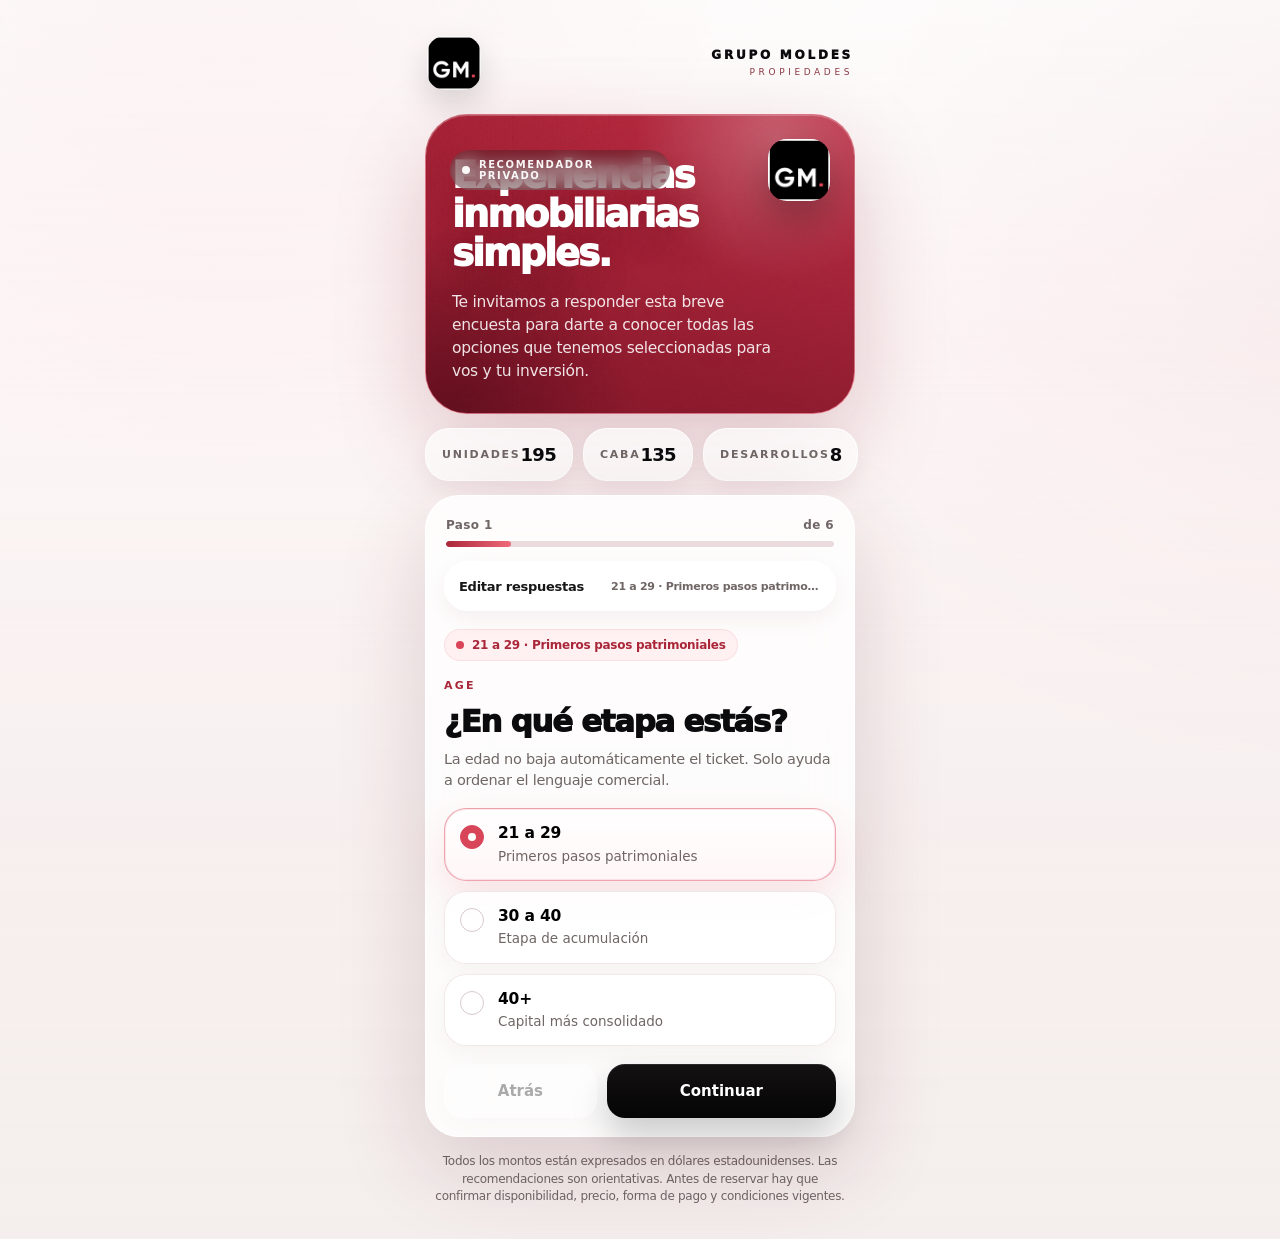
<file: index.html>
<!doctype html>
<html lang="es">
<head>
  <meta charset="utf-8">
  <meta name="viewport" content="width=device-width, initial-scale=1, viewport-fit=cover">
  <meta name="theme-color" content="#d94558">
  <meta name="apple-mobile-web-app-capable" content="yes">
  <meta name="apple-mobile-web-app-status-bar-style" content="default">
  <meta name="apple-mobile-web-app-title" content="GM Inversiones">
  <link rel="manifest" href="manifest.webmanifest">
  <link rel="apple-touch-icon" href="assets/icon-192.png">
  <link rel="icon" type="image/png" href="./assets/icon-192.png">
  <link rel="stylesheet" href="styles.css">
  <title>Asistencia al inversor GM</title>
</head>
<body>
  <div class="app-shell">
    <header class="topbar clean-topbar" aria-label="Grupo Moldes">
      <img class="brand-logo-original" src="assets/gm-logo-square-original.png" alt="GM Grupo Moldes">
      <div class="brand-text clean-brand-text">
        <strong>GRUPO MOLDES</strong>
        <span>PROPIEDADES</span>
      </div>
    </header>

    <main class="phone-frame">
      <section class="hero-card hero-card-clean">
        <div class="hero-topline">
          <div class="eyebrow"><span></span> recomendador privado</div>
          <img class="hero-logo-original" src="assets/gm-logo-square-original.png" alt="GM">
        </div>
        <h1>Experiencias inmobiliarias simples.</h1>
        <p>Te invitamos a responder esta breve encuesta para darte a conocer todas las opciones que tenemos seleccionadas para vos y tu inversión.</p>
      </section>

      <section class="data-strip" id="dataStrip" aria-label="Base disponible">
        <div><small>Unidades</small><b id="countUnits">0</b></div>
        <div><small>CABA</small><b id="countCaba">0</b></div>
        <div><small>Desarrollos</small><b id="countProjects">0</b></div>
      </section>

      <section class="wizard" id="wizard">
        <div class="progress-wrap" aria-label="Progreso">
          <div class="progress-meta"><span id="stepCounter">Paso 1</span><span id="stepTotal">de 6</span></div>
          <div class="progress-track"><div id="progressFill"></div></div>
        </div>

        <details class="review-drawer" id="reviewDrawer">
          <summary>
            <span>Editar respuestas</span>
            <b id="reviewCompact">Resumen compacto</b>
          </summary>
          <div id="reviewList" class="review-list"></div>
        </details>

        <div id="panels" class="step-container"></div>

        <nav class="nav-actions" aria-label="Navegación del recomendador">
          <button class="ghost-btn" id="backBtn" type="button" onclick="backStep()">Atrás</button>
          <button class="primary-btn" id="nextBtn" type="button" onclick="nextStep()">Continuar</button>
        </nav>
      </section>

      <section id="loading" class="loading-screen" aria-live="polite">
        <div class="loader"></div>
        <h2>Analizando tu perfil</h2>
        <p>Estamos cruzando capacidad, objetivo y cartera disponible.</p>
      </section>

      <section id="results" class="results" aria-live="polite">
        <div class="result-head">
          <div class="eyebrow dark"><span></span> resultado</div>
          <h2>Opciones compatibles</h2>
          <p id="summary"></p>
        </div>
        <div id="cards" class="result-list"></div>
        <button class="ghost-btn full" type="button" onclick="resetAll()">Volver a empezar</button>
      </section>

      <p class="legal-note">Todos los montos están expresados en dólares estadounidenses. Las recomendaciones son orientativas. Antes de reservar hay que confirmar disponibilidad, precio, forma de pago y condiciones vigentes.</p>
    </main>
  </div>

  <script src="app.js"></script>
</body>
</html>
</file>
<file: styles.css>
:root{
  --bg:#f7f3f1;
  --paper:#ffffff;
  --paper-glass:rgba(255,255,255,.78);
  --paper-warm:#fff8f7;
  --text:#0b0b0d;
  --muted:#6f6665;
  --muted-2:#9a8f8f;
  --line:rgba(120,34,48,.12);
  --soft-line:rgba(14,14,18,.07);
  --red:#d94558;
  --red-soft:#f06a7b;
  --red-deep:#aa2639;
  --red-dark:#5d1421;
  --rose:#fff1f3;
  --gold:#b88a44;
  --gold-soft:#fff7df;
  --blue:#173554;
  --blue-soft:#edf4ff;
  --green:#76c847;
  --shadow:0 30px 90px rgba(88,18,30,.16);
  --shadow-soft:0 18px 46px rgba(88,18,30,.095);
  --shadow-tiny:0 8px 22px rgba(88,18,30,.055);
  --radius:34px;
  --radius-sm:24px;
  --radius-xs:18px;
  --safe-bottom:env(safe-area-inset-bottom,0px);
}

*{box-sizing:border-box;-webkit-tap-highlight-color:transparent}
html{scroll-behavior:smooth;background:var(--bg)}
body{
  margin:0;
  min-height:100vh;
  color:var(--text);
  font-family:-apple-system,BlinkMacSystemFont,"SF Pro Display","SF Pro Text","Inter","Avenir Next","Segoe UI",system-ui,sans-serif;
  letter-spacing:-.018em;
  background:
    linear-gradient(180deg,rgba(255,255,255,.82),rgba(255,247,248,.72) 28%,rgba(246,239,238,.97) 70%,#f4eeed),
    radial-gradient(circle at 18% -12%,rgba(217,69,88,.34),transparent 36%),
    radial-gradient(circle at 112% 12%,rgba(170,38,57,.24),transparent 38%),
    #f7f3f1;
  overflow-x:hidden;
}
body:before{
  content:"";
  position:fixed;
  inset:-20%;
  pointer-events:none;
  z-index:-2;
  background-image:url("assets/gm-red-texture.jpg");
  background-size:cover;
  background-position:center top;
  opacity:.20;
  filter:saturate(1.08) contrast(1.02);
  transform:translateZ(0);
}
body:after{
  content:"";
  position:fixed;
  inset:0;
  pointer-events:none;
  z-index:-1;
  background:
    radial-gradient(circle at 50% 0%,rgba(255,255,255,.72),transparent 34%),
    linear-gradient(180deg,rgba(255,255,255,.38),rgba(255,255,255,.12));
}

button,a{font:inherit}
button{border:0;cursor:pointer}

.app-shell{
  position:relative;
  width:100%;
  min-height:100vh;
  padding:14px 14px calc(34px + var(--safe-bottom));
}
.phone-frame{width:min(430px,100%);margin:0 auto;position:relative}

.topbar{
  width:min(430px,100%);
  margin:0 auto 12px;
  display:flex;
  align-items:center;
  justify-content:space-between;
  padding:8px 2px;
}
.brand-mark{
  width:48px;height:48px;
  border-radius:16px;
  background:linear-gradient(145deg,#080808,#191214);
  color:#fff;
  display:flex;
  align-items:flex-end;
  justify-content:center;
  padding-bottom:12px;
  box-shadow:0 16px 34px rgba(0,0,0,.18), inset 0 1px 0 rgba(255,255,255,.08);
  font-weight:950;
  letter-spacing:-.09em;
  font-size:20px;
  line-height:1;
}
.brand-mark i{font-style:normal;color:var(--red-soft);margin-left:3px}
.brand-text{text-align:right;line-height:1}
.brand-text strong{display:block;font-size:12px;letter-spacing:.22em;font-weight:900}
.brand-text span{display:block;margin-top:6px;font-size:9px;letter-spacing:.38em;color:var(--muted)}

.hero-card{
  position:relative;
  overflow:hidden;
  color:#fff;
  background:#c8394d url("assets/gm-red-texture.jpg") center/cover;
  border:1px solid rgba(255,255,255,.32);
  border-radius:40px;
  padding:34px 26px 28px;
  box-shadow:var(--shadow);
  min-height:330px;
  display:flex;
  flex-direction:column;
  justify-content:flex-end;
  isolation:isolate;
}
.hero-card:before{
  content:"";
  position:absolute;
  inset:0;
  background:
    linear-gradient(180deg,rgba(50,0,12,.04),rgba(42,0,12,.35)),
    radial-gradient(circle at 75% 28%,rgba(255,255,255,.22),transparent 24%),
    radial-gradient(circle at 0% 100%,rgba(0,0,0,.20),transparent 30%);
  z-index:-1;
}
.hero-card:after{
  content:"";
  position:absolute;
  width:68px;height:68px;
  background:rgba(7,7,8,.94);
  left:26px;top:32px;
  border-radius:22px;
  box-shadow:0 18px 34px rgba(0,0,0,.22), inset 0 1px 0 rgba(255,255,255,.08);
}
.hero-logo{
  position:absolute;
  top:32px;right:26px;
  width:80px;height:80px;
  border-radius:26px;
  background:rgba(7,7,8,.96);
  color:white;
  display:flex;
  align-items:flex-end;
  justify-content:center;
  padding-bottom:20px;
  font-size:31px;
  font-weight:950;
  letter-spacing:-.09em;
  line-height:1;
  z-index:1;
  box-shadow:0 20px 46px rgba(0,0,0,.24), inset 0 1px 0 rgba(255,255,255,.08);
}
.hero-logo i{font-style:normal;color:var(--red-soft);margin-left:4px}

.eyebrow{
  display:flex;align-items:center;gap:9px;
  text-transform:uppercase;
  font-size:11px;
  letter-spacing:.20em;
  font-weight:900;
  color:rgba(255,255,255,.88);
  margin-bottom:14px;
  position:relative;z-index:1;
}
.eyebrow span{width:10px;height:10px;background:#050505;display:block;border-radius:4px}
.eyebrow.dark{color:var(--red-deep)}
.eyebrow.dark span{background:var(--red)}
h1,h2,h3,p{margin:0}
.hero-card h1{
  font-size:42px;
  line-height:1.02;
  letter-spacing:-.065em;
  max-width:360px;
  position:relative;z-index:1;
  font-weight:950;
}
.hero-card p{
  margin-top:16px;
  color:rgba(255,255,255,.84);
  font-size:16px;
  line-height:1.48;
  position:relative;z-index:1;
  max-width:340px;
}

.data-strip{display:grid;grid-template-columns:1fr;gap:10px;margin:14px 0}
.data-strip div{
  background:rgba(255,255,255,.70);
  backdrop-filter:blur(22px);
  -webkit-backdrop-filter:blur(22px);
  border:1px solid rgba(255,255,255,.70);
  border-radius:24px;
  padding:15px 16px;
  display:flex;
  align-items:center;
  justify-content:space-between;
  box-shadow:var(--shadow-tiny);
}
.data-strip small{color:var(--muted);font-size:11px;text-transform:uppercase;letter-spacing:.16em;font-weight:850}
.data-strip b{font-size:18px;letter-spacing:-.04em}

.wizard{
  background:rgba(255,255,255,.78);
  backdrop-filter:blur(26px);
  -webkit-backdrop-filter:blur(26px);
  border:1px solid rgba(255,255,255,.78);
  border-radius:34px;
  padding:18px;
  box-shadow:var(--shadow);
  margin-top:14px;
}
.progress-wrap{padding:4px 2px 18px}
.progress-meta{display:flex;justify-content:space-between;color:var(--muted);font-size:12px;font-weight:850;letter-spacing:.03em;margin-bottom:9px}
.progress-track{height:6px;background:#eadcde;overflow:hidden;border-radius:999px}
.progress-track div{height:100%;width:0%;background:linear-gradient(90deg,var(--red-deep),var(--red-soft));border-radius:999px;transition:width .45s cubic-bezier(.2,.8,.2,1)}
.step-container{min-height:420px}
.step-card{animation:slideIn .38s cubic-bezier(.2,.8,.2,1)}
.step-kicker{font-size:11px;text-transform:uppercase;letter-spacing:.20em;color:var(--red-deep);font-weight:900;margin:4px 0 12px}
.step-title{font-size:33px;letter-spacing:-.06em;line-height:1.05;margin-bottom:10px;font-weight:940}
.step-hint{color:var(--muted);font-size:15px;line-height:1.46;margin-bottom:20px}
.options{display:grid;grid-template-columns:1fr;gap:10px}

.option-card{
  width:100%;
  text-align:left;
  background:rgba(255,255,255,.88);
  border:1px solid rgba(140,65,76,.12);
  border-radius:24px;
  padding:17px 16px;
  display:flex;
  gap:14px;
  align-items:flex-start;
  transition:transform .22s cubic-bezier(.2,.8,.2,1),border-color .22s,background .22s,box-shadow .22s;
  box-shadow:0 8px 22px rgba(88,18,30,.045);
}
.option-card:hover{transform:translateY(-1px);box-shadow:0 14px 32px rgba(88,18,30,.075)}
.option-card:active{transform:scale(.988)}
.option-card.selected{
  background:linear-gradient(180deg,#fff,#fff6f7);
  border-color:rgba(217,69,88,.48);
  box-shadow:0 18px 42px rgba(217,69,88,.14), inset 0 0 0 1px rgba(217,69,88,.12);
}
.option-dot{
  width:24px;height:24px;
  border:1.5px solid #d7c8cb;
  border-radius:999px;
  display:grid;place-items:center;
  flex:0 0 auto;
  margin-top:1px;
  transition:all .2s;
}
.option-card.selected .option-dot{border-color:var(--red);background:var(--red)}
.option-card.selected .option-dot:after{content:"";width:8px;height:8px;background:#fff;display:block;border-radius:999px}
.option-text strong{font-size:16px;letter-spacing:-.02em;display:block;font-weight:850}
.option-text span{display:block;color:var(--muted);font-size:14px;line-height:1.36;margin-top:4px}
.selection-pill{display:inline-flex;align-items:center;gap:8px;background:#fff0f2;color:var(--red-deep);padding:8px 11px;font-size:12px;font-weight:800;margin-bottom:14px;border-radius:999px;border:1px solid rgba(217,69,88,.10)}
.selection-pill i{width:8px;height:8px;background:var(--red);display:block;border-radius:999px}

.nav-actions{display:grid;grid-template-columns:1fr 1.5fr;gap:10px;margin-top:16px;position:sticky;bottom:calc(10px + var(--safe-bottom));z-index:4}
.primary-btn,.ghost-btn{min-height:54px;border-radius:18px;font-weight:900;font-size:15px;transition:transform .18s,opacity .2s,background .2s,box-shadow .2s}
.primary-btn{background:linear-gradient(180deg,#141113,#050505);color:#fff;box-shadow:0 18px 36px rgba(0,0,0,.20), inset 0 1px 0 rgba(255,255,255,.10)}
.primary-btn:active,.ghost-btn:active{transform:scale(.988)}
.ghost-btn{background:rgba(255,255,255,.78);color:#111;border:1px solid rgba(255,255,255,.78);box-shadow:var(--shadow-tiny)}
.ghost-btn:disabled{opacity:.35;cursor:not-allowed}
.ghost-btn.full{width:100%;margin-top:12px;background:rgba(255,255,255,.88)}

.loading-screen{
  display:none;
  background:rgba(255,255,255,.82);
  backdrop-filter:blur(24px);
  -webkit-backdrop-filter:blur(24px);
  border:1px solid rgba(255,255,255,.78);
  border-radius:34px;
  margin-top:14px;
  padding:34px 24px;
  text-align:center;
  box-shadow:var(--shadow);
  animation:fadeIn .3s;
}
.loader{width:42px;height:42px;border:3px solid #eadcde;border-top-color:var(--red);border-radius:999px;margin:0 auto 18px;animation:spin .9s linear infinite}
.loading-screen h2{font-size:25px;letter-spacing:-.05em}
.loading-screen p{margin-top:8px;color:var(--muted);line-height:1.4}

.results{display:none;margin-top:14px;animation:riseIn .45s cubic-bezier(.2,.8,.2,1)}
.result-head{
  background:#141113;
  color:#fff;
  padding:24px;
  box-shadow:var(--shadow);
  position:relative;
  overflow:hidden;
  border-radius:34px;
  isolation:isolate;
}
.result-head:before{
  content:"";
  position:absolute;inset:0;
  background:url("assets/gm-red-texture.jpg") center/cover;
  opacity:.18;
  mix-blend-mode:screen;
  z-index:-1;
}
.result-head:after{content:"GM.";position:absolute;right:-8px;bottom:-16px;color:rgba(255,255,255,.055);font-size:86px;font-weight:950;letter-spacing:-.1em}
.result-head h2{font-size:34px;letter-spacing:-.06em;font-weight:950}
.result-head p{margin-top:10px;color:rgba(255,255,255,.72);font-size:15px;line-height:1.45;position:relative;z-index:1}
.result-head b{color:#fff}
.result-list{display:grid;grid-template-columns:1fr;gap:12px;margin-top:12px}
.result-card{
  background:rgba(255,255,255,.88);
  backdrop-filter:blur(22px);
  -webkit-backdrop-filter:blur(22px);
  border:1px solid rgba(255,255,255,.76);
  box-shadow:var(--shadow-soft);
  overflow:hidden;
  border-radius:28px;
  animation:riseIn .45s cubic-bezier(.2,.8,.2,1);
}
.result-card summary{list-style:none;cursor:pointer;padding:18px;display:flex;align-items:flex-start;gap:13px}
.result-card summary::-webkit-details-marker{display:none}
.result-index{width:34px;height:34px;background:#050505;color:#fff;display:grid;place-items:center;font-weight:950;font-size:14px;flex:0 0 auto;border-radius:13px;box-shadow:0 8px 20px rgba(0,0,0,.12)}
.result-card.pack{background:linear-gradient(180deg,var(--gold-soft),rgba(255,255,255,.90));border-color:rgba(184,138,68,.30)}
.result-card.pack .result-index{background:var(--gold);color:#160f04}
.result-card.local{background:linear-gradient(180deg,var(--blue-soft),rgba(255,255,255,.92));border-color:rgba(29,53,87,.22)}
.result-card.local .result-index{background:var(--blue)}
.result-card.unit .result-index{background:var(--red)}
.result-main{min-width:0;flex:1}
.result-title{font-size:18px;font-weight:900;letter-spacing:-.035em;line-height:1.16}
.result-sub{font-size:13px;color:var(--muted);line-height:1.35;margin-top:5px}
.role-badge{display:inline-flex;margin-top:10px;background:#fff0f2;color:var(--red-deep);padding:7px 10px;font-size:11px;font-weight:900;text-transform:uppercase;letter-spacing:.04em;border-radius:999px}
.pack .role-badge{background:rgba(184,138,68,.14);color:#7a5621}
.local .role-badge{background:rgba(29,53,87,.10);color:var(--blue)}
.chevron{width:28px;height:28px;background:#f6eef0;border-radius:999px;display:grid;place-items:center;color:var(--red-deep);font-weight:900;transition:transform .25s}
.result-card[open] .chevron{transform:rotate(45deg)}
.result-body{padding:0 18px 18px}
.mini-address{border-top:1px solid var(--soft-line);padding-top:16px;color:var(--muted);font-size:13px;line-height:1.46}
.metrics{display:grid;grid-template-columns:1fr;gap:8px;margin:14px 0}
.metric{background:rgba(255,255,255,.62);border:1px solid var(--soft-line);padding:13px 14px;border-radius:18px;display:flex;align-items:center;justify-content:space-between;gap:14px}
.metric small{color:var(--muted);font-size:11px;text-transform:uppercase;letter-spacing:.10em;font-weight:850}
.metric b{font-size:14px;text-align:right}
.why,.alert-box{background:rgba(255,255,255,.58);border:1px solid var(--soft-line);border-radius:20px;padding:14px;color:#242424;font-size:14px;line-height:1.45;margin-top:10px}
.why b,.alert-box b{display:block;margin-bottom:5px}
.tags{display:flex;flex-direction:column;gap:7px;margin-top:12px}
.tag{background:#fff1f3;border:1px solid rgba(217,69,88,.10);border-radius:999px;padding:8px 11px;font-size:12px;font-weight:900;color:#7c2734;width:max-content;max-width:100%;text-transform:uppercase;letter-spacing:.03em}
.wa{display:flex;align-items:center;justify-content:center;text-decoration:none;background:linear-gradient(180deg,#151112,#050505);color:#fff;min-height:54px;font-weight:900;margin-top:14px;border-radius:18px;box-shadow:0 16px 32px rgba(0,0,0,.16)}
.pack .wa{background:linear-gradient(180deg,#c7984d,var(--gold));color:#120d04}
.local .wa{background:linear-gradient(180deg,#214466,var(--blue))}
.legal-note{width:min(430px,100%);margin:16px auto 0;color:var(--muted);font-size:12px;line-height:1.45;text-align:center;padding:0 8px}

.review-drawer{
  margin:-4px 0 18px;
  background:rgba(255,255,255,.62);
  border:1px solid rgba(255,255,255,.72);
  overflow:hidden;
  border-radius:24px;
  backdrop-filter:blur(20px);
  -webkit-backdrop-filter:blur(20px);
  box-shadow:var(--shadow-tiny);
}
.review-drawer summary{list-style:none;cursor:pointer;min-height:48px;padding:12px 14px;display:flex;align-items:center;justify-content:space-between;gap:12px}
.review-drawer summary::-webkit-details-marker{display:none}
.review-drawer summary span{font-size:13px;font-weight:900;letter-spacing:-.02em;color:#171717}
.review-drawer summary b{font-size:11px;color:var(--muted);font-weight:800;text-align:right}
.review-drawer[open] summary{border-bottom:1px solid var(--soft-line)}
.review-list{display:grid;grid-template-columns:1fr;gap:6px;padding:10px}
.review-row{width:100%;text-align:left;border:1px solid transparent;background:rgba(255,255,255,.66);padding:10px 11px;border-radius:18px;display:flex;align-items:center;justify-content:space-between;gap:12px;transition:background .2s,border-color .2s,transform .2s}
.review-row:active{transform:scale(.988)}
.review-row.active{background:#fff;border-color:rgba(217,69,88,.35)}
.review-row small{display:block;color:var(--muted);font-size:11px;font-weight:900;margin-bottom:2px}
.review-row b{display:block;color:#171717;font-size:13px;line-height:1.2;font-weight:900}
.review-row em{font-style:normal;color:var(--red);font-size:12px;font-weight:900;white-space:nowrap}

.is-complete .wizard,.is-complete #dataStrip{display:none!important}
.is-complete .hero-card{min-height:190px;padding:24px 22px;border-radius:34px}
.is-complete .hero-card h1{font-size:30px}
.is-complete .hero-card p{font-size:14px}
.is-complete .hero-logo,.is-complete .hero-card:after{display:none}

@keyframes slideIn{from{opacity:0;transform:translateY(14px) scale(.99)}to{opacity:1;transform:translateY(0) scale(1)}}
@keyframes riseIn{from{opacity:0;transform:translateY(18px)}to{opacity:1;transform:translateY(0)}}
@keyframes fadeIn{from{opacity:0}to{opacity:1}}
@keyframes spin{to{transform:rotate(360deg)}}
@media (prefers-reduced-motion:reduce){*{animation:none!important;transition:none!important;scroll-behavior:auto!important}}
@media (min-width:540px){.app-shell{padding-top:28px}.data-strip{grid-template-columns:1fr 1fr 1fr}.nav-actions{position:static}.step-container{min-height:390px}}


/* === Ajuste final GM: Apple fluido + rojo texturado limpio === */
body:before{
  background-image:url("assets/gm-red-texture-clean.jpg");
  opacity:.16;
  filter:saturate(1.05) contrast(1.03);
}
.clean-topbar{
  align-items:center;
  padding:8px 2px 12px;
}
.brand-logo-original{
  width:154px;
  height:auto;
  display:block;
  mix-blend-mode:multiply;
  filter:contrast(1.02);
}
.topbar-pill{
  display:inline-flex;
  align-items:center;
  justify-content:center;
  min-height:34px;
  padding:0 13px;
  border-radius:999px;
  background:rgba(255,255,255,.76);
  border:1px solid rgba(255,255,255,.86);
  box-shadow:0 12px 30px rgba(127,30,44,.08);
  color:#7e2633;
  font-size:10px;
  font-weight:900;
  letter-spacing:.13em;
  text-transform:uppercase;
  white-space:nowrap;
}
.brand-mark,.brand-text{display:none!important;}
.hero-card-clean{
  min-height:324px;
  justify-content:flex-end;
  padding:28px 26px 30px;
  border-radius:42px;
  background:
    linear-gradient(135deg, rgba(151,28,47,.58), rgba(221,65,86,.22)),
    url("assets/gm-red-texture-clean.jpg") center/cover;
  box-shadow:0 34px 90px rgba(126,24,41,.22), inset 0 1px 0 rgba(255,255,255,.28);
}
.hero-card-clean:before{
  background:
    linear-gradient(180deg, rgba(70,0,16,.10), rgba(65,0,16,.45)),
    radial-gradient(circle at 82% 8%, rgba(255,255,255,.28), transparent 32%),
    radial-gradient(circle at 7% 98%, rgba(0,0,0,.32), transparent 37%);
}
.hero-card-clean:after{display:none!important;}
.hero-topline{
  position:absolute;
  top:24px;
  left:24px;
  right:24px;
  display:flex;
  align-items:center;
  justify-content:space-between;
  gap:16px;
  z-index:2;
}
.hero-logo,.hero-logo span,.hero-logo i{display:none!important;}
.hero-logo-original{
  width:62px;
  height:62px;
  object-fit:cover;
  border-radius:19px;
  box-shadow:0 18px 38px rgba(0,0,0,.26), inset 0 1px 0 rgba(255,255,255,.08);
  background:#050505;
  flex:0 0 auto;
}
.hero-card-clean .eyebrow{
  margin:0;
  max-width:220px;
  padding:9px 12px;
  border-radius:999px;
  background:rgba(20,10,13,.30);
  backdrop-filter:blur(10px);
  -webkit-backdrop-filter:blur(10px);
  color:rgba(255,255,255,.94);
  letter-spacing:.16em;
  font-size:10px;
}
.hero-card-clean .eyebrow span{
  width:8px;
  height:8px;
  border-radius:999px;
  background:#fff;
  opacity:.95;
}
.hero-card-clean h1{
  font-size:40px;
  line-height:.98;
  letter-spacing:-.07em;
  max-width:360px;
  text-wrap:balance;
  text-shadow:0 16px 36px rgba(54,0,13,.18);
}
.hero-card-clean p{
  margin-top:18px;
  max-width:330px;
  font-size:16px;
  line-height:1.46;
  color:rgba(255,255,255,.88);
  text-shadow:0 12px 28px rgba(54,0,13,.14);
}
@media (max-width:390px){
  .brand-logo-original{width:138px;}
  .topbar-pill{font-size:9px;padding:0 10px;}
  .hero-card-clean{min-height:306px;padding:26px 22px 28px;border-radius:36px;}
  .hero-topline{top:22px;left:22px;right:22px;}
  .hero-logo-original{width:56px;height:56px;border-radius:17px;}
  .hero-card-clean h1{font-size:36px;}
  .hero-card-clean p{font-size:15px;}
  .hero-card-clean .eyebrow{font-size:9px;letter-spacing:.13em;padding:8px 10px;}
}


/* Topbar con logo original GM */
.clean-topbar .brand-logo-original{
  width:54px!important;
  height:54px!important;
  object-fit:cover;
  border-radius:18px;
  box-shadow:0 14px 32px rgba(0,0,0,.14);
  mix-blend-mode:normal;
  filter:none;
  background:#050505;
}
.clean-brand-text{
  display:block!important;
  text-align:right;
  line-height:1;
}
.clean-brand-text strong{
  display:block;
  font-size:12px;
  letter-spacing:.23em;
  font-weight:950;
}
.clean-brand-text span{
  display:block;
  margin-top:7px;
  font-size:9px;
  letter-spacing:.40em;
  color:#8b3a45;
}
.topbar-pill{display:none!important;}


/* === Ajuste compacto 6 preguntas: más aire y sin encimamientos === */
.step-container{min-height:360px;}
.step-title{font-size:31px;line-height:1.12;letter-spacing:-.045em;text-wrap:balance;}
.step-hint{font-size:14.5px;line-height:1.5;margin-bottom:16px;}
.option-card{padding:15px 15px;border-radius:22px;}
.option-text strong{font-size:15.5px;line-height:1.18;letter-spacing:-.012em;}
.option-text span{font-size:13.5px;line-height:1.36;}
.review-drawer summary b{max-width:58%;white-space:nowrap;overflow:hidden;text-overflow:ellipsis;}
.review-row b{line-height:1.25;overflow-wrap:anywhere;}
.hero-card-clean{min-height:300px;}
.hero-card-clean h1{font-size:37px;line-height:1.06;letter-spacing:-.052em;}
.hero-card-clean p{font-size:15.5px;line-height:1.48;max-width:320px;}
.result-title{line-height:1.2;overflow-wrap:anywhere;}
.result-sub,.mini-address,.why,.alert-box{overflow-wrap:anywhere;}
.metric{align-items:flex-start;}
.metric small{line-height:1.22;letter-spacing:.075em;}
.metric b{line-height:1.22;overflow-wrap:anywhere;}
@media (max-width:390px){
  .step-container{min-height:345px;}
  .step-title{font-size:29px;line-height:1.12;}
  .option-card{padding:14px;gap:12px;}
  .hero-card-clean h1{font-size:33px;line-height:1.07;}
  .hero-card-clean{min-height:286px;}
  .result-head h2{font-size:30px;line-height:1.08;}
}

/* Validación visual: la navegación deja de ser sticky para no tapar texto ni opciones en mobile */
.nav-actions{position:static!important;bottom:auto!important;margin-top:18px;}
.step-container{min-height:auto!important;}

/* Resultado limpio: al terminar se oculta el hero para evitar encimamientos visuales */
.is-complete .hero-card{display:none!important;}
/* Ajustes JSON core */
.result-card h3,
.step-title,
.hero-card h1{
  overflow-wrap: anywhere;
  text-wrap: balance;
}
.option-card,
.review-row,
.result-card,
.metric{
  min-width: 0;
}
.pack-lines,
.unit-desc{
  overflow-wrap: anywhere;
}
button:disabled{
  opacity:.45;
  cursor:not-allowed;
}
@media (max-width:380px){
  .hero-card h1{font-size:36px;line-height:1.03;letter-spacing:-.055em}
  .hero-card{padding:30px 22px 24px;border-radius:34px;min-height:310px}
  .hero-logo-original{width:70px;height:70px}
  .step-title{font-size:30px;letter-spacing:-.05em}
  .option-card{padding:15px 14px}
  .brand-text strong{letter-spacing:.18em}
}
.loading-screen.show,
.results.show{display:block}
.result-card{
  position:relative;
  display:grid;
  grid-template-columns:42px 1fr;
  gap:0;
  padding:18px 16px 16px;
}
.card-index{
  width:34px;
  height:34px;
  border-radius:13px;
  display:grid;
  place-items:center;
  color:#fff;
  background:#050505;
  font-weight:950;
  font-size:13px;
  box-shadow:0 8px 20px rgba(0,0,0,.12);
}
.result-card.pack .card-index{background:var(--gold);color:#1d1406}
.result-card.local .card-index{background:var(--blue);color:#fff}
.card-main{min-width:0;display:flex;flex-direction:column;gap:10px}
.tag-row{display:flex;flex-wrap:wrap;gap:6px;margin-bottom:2px}
.tag-row span{
  display:inline-flex;
  max-width:100%;
  border-radius:999px;
  padding:6px 8px;
  font-size:10px;
  font-weight:850;
  letter-spacing:.06em;
  text-transform:uppercase;
  color:var(--red-deep);
  background:#fff0f2;
  border:1px solid rgba(217,69,88,.10);
  overflow-wrap:anywhere;
}
.result-card.pack .tag-row span{color:#7a541d;background:#fff4d7;border-color:rgba(184,138,68,.22)}
.result-card.local .tag-row span{color:#173554;background:#edf4ff;border-color:rgba(29,53,87,.16)}
.result-card h3{
  font-size:22px;
  line-height:1.12;
  letter-spacing:-.045em;
  font-weight:950;
  margin:0;
}
.subtitle{
  color:var(--muted);
  font-size:14px;
  line-height:1.38;
  margin:0;
}
.metrics{display:grid;grid-template-columns:1fr;gap:8px;margin-top:2px}
.metric{
  background:rgba(255,255,255,.68);
  border:1px solid rgba(255,255,255,.72);
  border-radius:18px;
  padding:11px 12px;
  display:flex;
  justify-content:space-between;
  gap:10px;
}
.metric small{font-size:10px;text-transform:uppercase;letter-spacing:.13em;color:var(--muted);font-weight:850}
.metric b{text-align:right;font-size:14px;letter-spacing:-.025em;overflow-wrap:anywhere}
.why{
  background:rgba(255,255,255,.56);
  border:1px solid rgba(15,15,18,.06);
  border-radius:20px;
  overflow:hidden;
}
.why summary{
  padding:14px 15px;
  font-weight:900;
  color:#151216;
  list-style:none;
}
.why summary::-webkit-details-marker{display:none}
.why ul{margin:0;padding:0 18px 14px 32px;color:var(--muted);font-size:13px;line-height:1.42}
.why li{margin:5px 0}
.pack-lines,.unit-desc{margin:0;padding:0 15px 15px;color:var(--muted);font-size:12px;line-height:1.45}
.whatsapp-btn{
  min-height:50px;
  border-radius:17px;
  background:#050505;
  color:#fff;
  display:flex;
  align-items:center;
  justify-content:center;
  text-decoration:none;
  font-weight:900;
  font-size:14px;
  box-shadow:0 16px 30px rgba(0,0,0,.18);
}
.result-card.pack .whatsapp-btn{background:linear-gradient(180deg,#b88a44,#8f6527)}
.result-card.local .whatsapp-btn{background:linear-gradient(180deg,#1d3557,#102238)}
@media (min-width:390px){.metrics{grid-template-columns:1fr 1fr}}
@media (max-width:360px){
  .result-card{grid-template-columns:1fr;padding:16px;gap:10px}
  .card-index{width:32px;height:32px}
  .result-card h3{font-size:20px}
}

/* === Resultado desplegable completo === */
.result-card > summary{
  -webkit-tap-highlight-color: transparent;
}
.result-card > summary .result-main{
  display:block;
}
.result-card .result-title,
.result-card .result-sub{
  display:block;
}
.full-info{
  margin-top:10px;
  border:1px solid var(--soft-line);
  background:rgba(255,255,255,.62);
  border-radius:20px;
  overflow:hidden;
}
.full-info summary{
  list-style:none;
  cursor:pointer;
  padding:14px 15px;
  font-size:13px;
  font-weight:950;
  color:#151113;
  display:flex;
  align-items:center;
  justify-content:space-between;
  gap:12px;
}
.full-info summary:after{
  content:"+";
  width:26px;
  height:26px;
  border-radius:999px;
  display:grid;
  place-items:center;
  background:#fff1f3;
  color:var(--red-deep);
  flex:0 0 auto;
}
.full-info[open] summary:after{content:"–";}
.full-info summary::-webkit-details-marker{display:none;}
.detail-grid{
  display:grid;
  grid-template-columns:1fr;
  gap:7px;
  padding:0 12px 12px;
}
.detail-row{
  display:flex;
  align-items:flex-start;
  justify-content:space-between;
  gap:12px;
  padding:10px 11px;
  background:rgba(255,255,255,.70);
  border:1px solid rgba(0,0,0,.045);
  border-radius:14px;
  min-width:0;
}
.detail-row small{
  color:var(--muted);
  font-size:10px;
  font-weight:900;
  line-height:1.25;
  text-transform:uppercase;
  letter-spacing:.08em;
  flex:0 0 38%;
}
.detail-row b{
  color:#171717;
  font-size:12px;
  line-height:1.28;
  text-align:right;
  overflow-wrap:anywhere;
  min-width:0;
  font-weight:850;
}
.pack-detail-box{
  padding:0 12px 12px;
}
.pack-detail-box > b{
  display:block;
  margin:0 0 8px;
  font-size:12px;
  text-transform:uppercase;
  letter-spacing:.09em;
  color:var(--muted);
}
.pack-unit-line{
  display:grid;
  grid-template-columns:1fr;
  gap:4px;
  padding:11px;
  margin-bottom:7px;
  background:rgba(255,255,255,.74);
  border:1px solid rgba(0,0,0,.045);
  border-radius:14px;
}
.pack-unit-line strong{
  font-size:13px;
  line-height:1.22;
  color:#141414;
  overflow-wrap:anywhere;
}
.pack-unit-line span{
  font-size:12px;
  line-height:1.35;
  color:var(--muted);
  overflow-wrap:anywhere;
}
.compact-tags{
  margin:0 0 10px;
}
.result-card .tag-row.compact-tags{
  display:flex;
  flex-wrap:wrap;
  gap:6px;
}
.result-card .tag-row.compact-tags span{
  font-size:10px;
  font-weight:900;
  line-height:1.1;
  padding:7px 9px;
  border-radius:999px;
}
.result-card .wa{
  text-align:center;
}
@media (max-width:380px){
  .result-card summary{padding:15px;gap:10px;}
  .result-title{font-size:16px;}
  .result-sub{font-size:12px;}
  .detail-row{display:grid;grid-template-columns:1fr;gap:4px;}
  .detail-row small{flex:none;}
  .detail-row b{text-align:left;}
}

/* Override JSON-core card grid for accordion card structure */
details.result-card{
  display:block!important;
  grid-template-columns:none!important;
  gap:0!important;
  padding:0!important;
}
details.result-card > summary{
  width:100%;
  display:flex!important;
  align-items:flex-start;
  gap:13px;
  padding:18px;
}
details.result-card .result-main{
  flex:1 1 auto!important;
  min-width:0!important;
  max-width:100%;
}
details.result-card .result-title{
  font-size:18px;
  font-weight:950;
  line-height:1.14;
  letter-spacing:-.035em;
  overflow-wrap:normal;
  word-break:normal;
  hyphens:none;
}
details.result-card .result-sub{
  margin-top:5px;
  color:var(--muted);
  font-size:13px;
  line-height:1.35;
  overflow-wrap:normal;
  word-break:normal;
}
details.result-card .role-badge{
  width:max-content;
  max-width:100%;
}
details.result-card .chevron{
  flex:0 0 28px;
}
</file>
